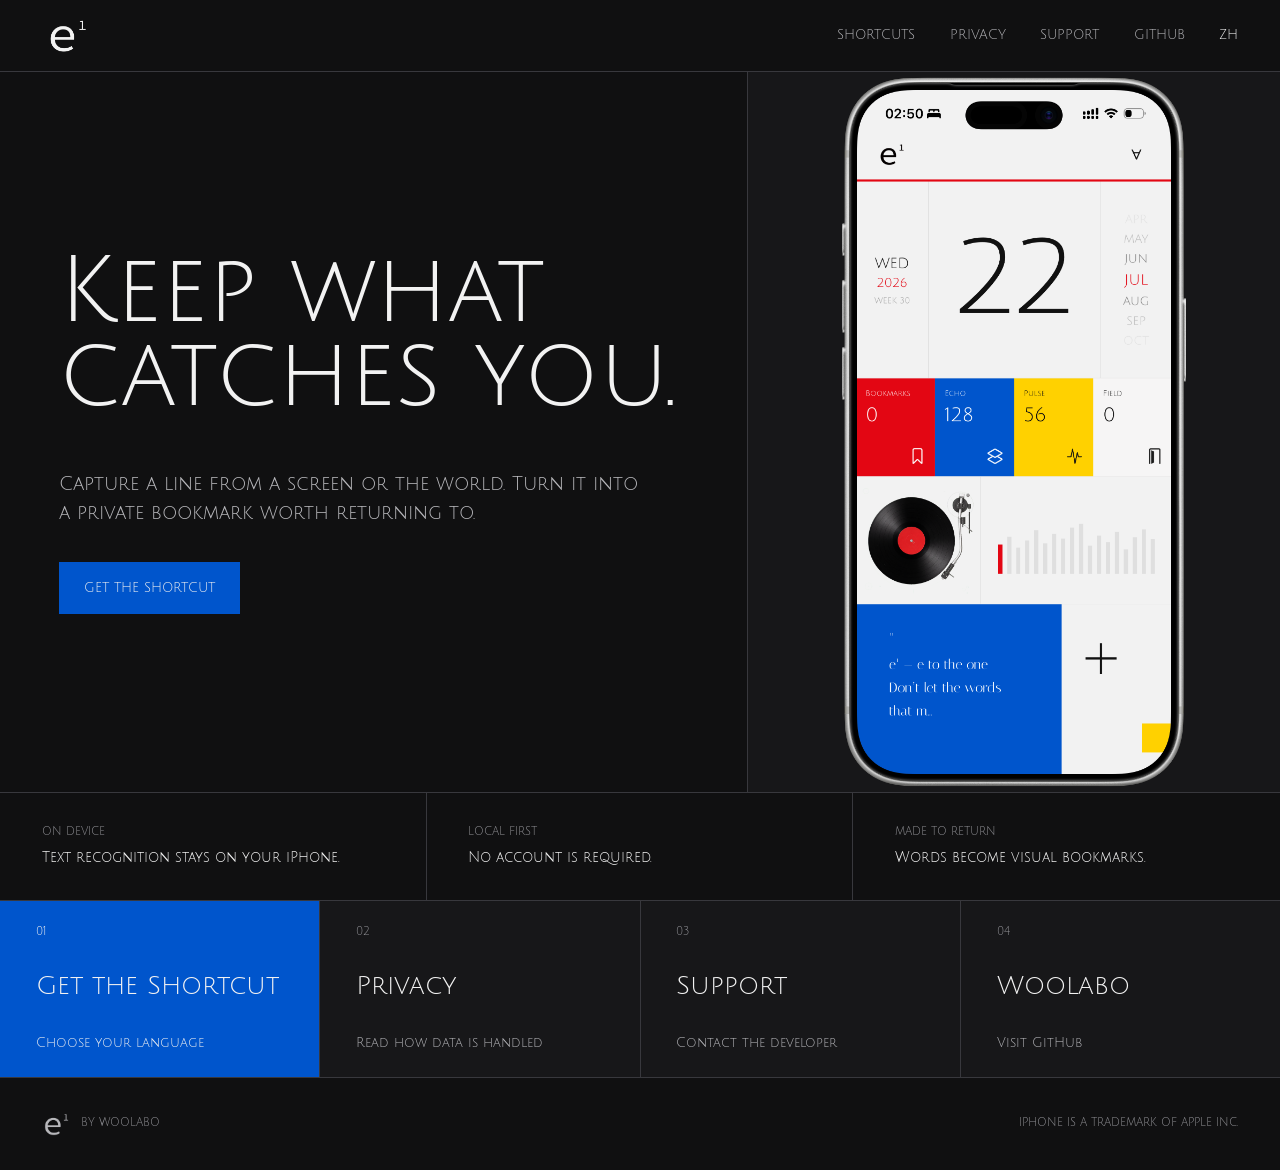
<file: index.html>
<!doctype html>
<html lang="en">
<head>
  <meta charset="utf-8">
  <meta name="viewport" content="width=device-width, initial-scale=1">
  <meta name="theme-color" content="#101011">
  <meta name="description" content="e¹ captures words from screens and the world, then turns them into bookmarks worth returning to.">
  <title>e¹ - Keep what catches you</title>
  <link rel="icon" type="image/png" sizes="120x120" href="/assets/app-icon-current.png">
  <link rel="apple-touch-icon" href="/assets/app-icon-current.png">
  <link rel="preload" href="/assets/fonts/JuliusSansOne-Regular.ttf" as="font" type="font/ttf" crossorigin>
  <link rel="preload" href="/assets/app-home.png" as="image">
  <link rel="stylesheet" href="/styles.css?v=20260722-2">
  <script src="/site-config.js" defer></script>
  <script src="/i18n.js" defer></script>
</head>
<body class="home-page">
  <header class="site-header">
    <a class="brand-mark" href="/" aria-label="e¹ home" aria-current="page">
      <span class="brand-symbol" aria-hidden="true"></span>
    </a>
    <nav class="site-nav" aria-label="Primary navigation" data-i18n-aria-label="nav.label">
      <a href="/shortcuts/" data-i18n="nav.shortcuts">Shortcuts</a>
      <a href="/privacy-policy/" data-i18n="nav.privacy">Privacy</a>
      <a href="/support/" data-i18n="nav.support">Support</a>
      <a class="nav-external" href="https://github.com/woolabo" rel="noreferrer">GitHub</a>
      <button class="language-toggle" type="button" data-language-toggle aria-label="切换至中文">ZH</button>
    </nav>
  </header>

  <main class="home-main">
    <section class="home-hero" aria-labelledby="hero-title">
      <div class="hero-copy">
        <h1 id="hero-title" data-i18n-html="home.title">Keep what<br>catches you.</h1>
        <p class="hero-description" data-i18n="home.description">Capture a line from a screen or the world. Turn it into a private bookmark worth returning to.</p>
        <a class="primary-cta" href="/shortcuts/" data-i18n="home.cta">Get the Shortcut</a>
      </div>

      <figure class="device-stage" aria-label="e¹ app on iPhone">
        <div class="iphone" aria-hidden="true">
          <img class="iphone-hardware" src="/assets/apple/iphone-17-pro-silver-portrait.png" alt="" draggable="false">
          <div class="iphone-screen-mask">
            <img id="app-screen" src="/assets/app-home.png" alt="" draggable="false">
          </div>
        </div>
      </figure>
    </section>

    <section class="principle-strip" aria-label="Product principles">
      <div class="principle">
        <span class="principle-label" data-i18n="home.deviceLabel">On device</span>
        <span class="principle-value" data-i18n="home.deviceValue">Text recognition stays on your iPhone.</span>
      </div>
      <div class="principle">
        <span class="principle-label" data-i18n="home.localLabel">Local first</span>
        <span class="principle-value" data-i18n="home.localValue">No account is required.</span>
      </div>
      <div class="principle">
        <span class="principle-label" data-i18n="home.returnLabel">Made to return</span>
        <span class="principle-value" data-i18n="home.returnValue">Words become visual bookmarks.</span>
      </div>
    </section>

    <nav class="home-link-grid" aria-label="Explore e¹">
      <a class="home-link home-link-primary" href="/shortcuts/">
        <span class="home-link-index">01</span>
        <strong data-i18n="home.shortcutTitle">Get the Shortcut</strong>
        <span data-i18n="home.shortcutNote">Choose your language</span>
      </a>
      <a class="home-link" href="/privacy-policy/">
        <span class="home-link-index">02</span>
        <strong data-i18n="home.privacyTitle">Privacy</strong>
        <span data-i18n="home.privacyNote">Read how data is handled</span>
      </a>
      <a class="home-link" href="/support/">
        <span class="home-link-index">03</span>
        <strong data-i18n="home.supportTitle">Support</strong>
        <span data-i18n="home.supportNote">Contact the developer</span>
      </a>
      <a class="home-link" href="https://github.com/woolabo" rel="noreferrer">
        <span class="home-link-index">04</span>
        <strong>Woolabo</strong>
        <span data-i18n="home.githubNote">Visit GitHub</span>
      </a>
    </nav>
  </main>

  <footer class="site-footer">
    <span class="footer-brand"><span class="brand-symbol footer-brand-symbol" aria-hidden="true"></span><span data-i18n="footer.by">by Woolabo</span></span>
    <span data-i18n="footer.trademark">iPhone is a trademark of Apple Inc.</span>
  </footer>
</body>
</html>
</file>
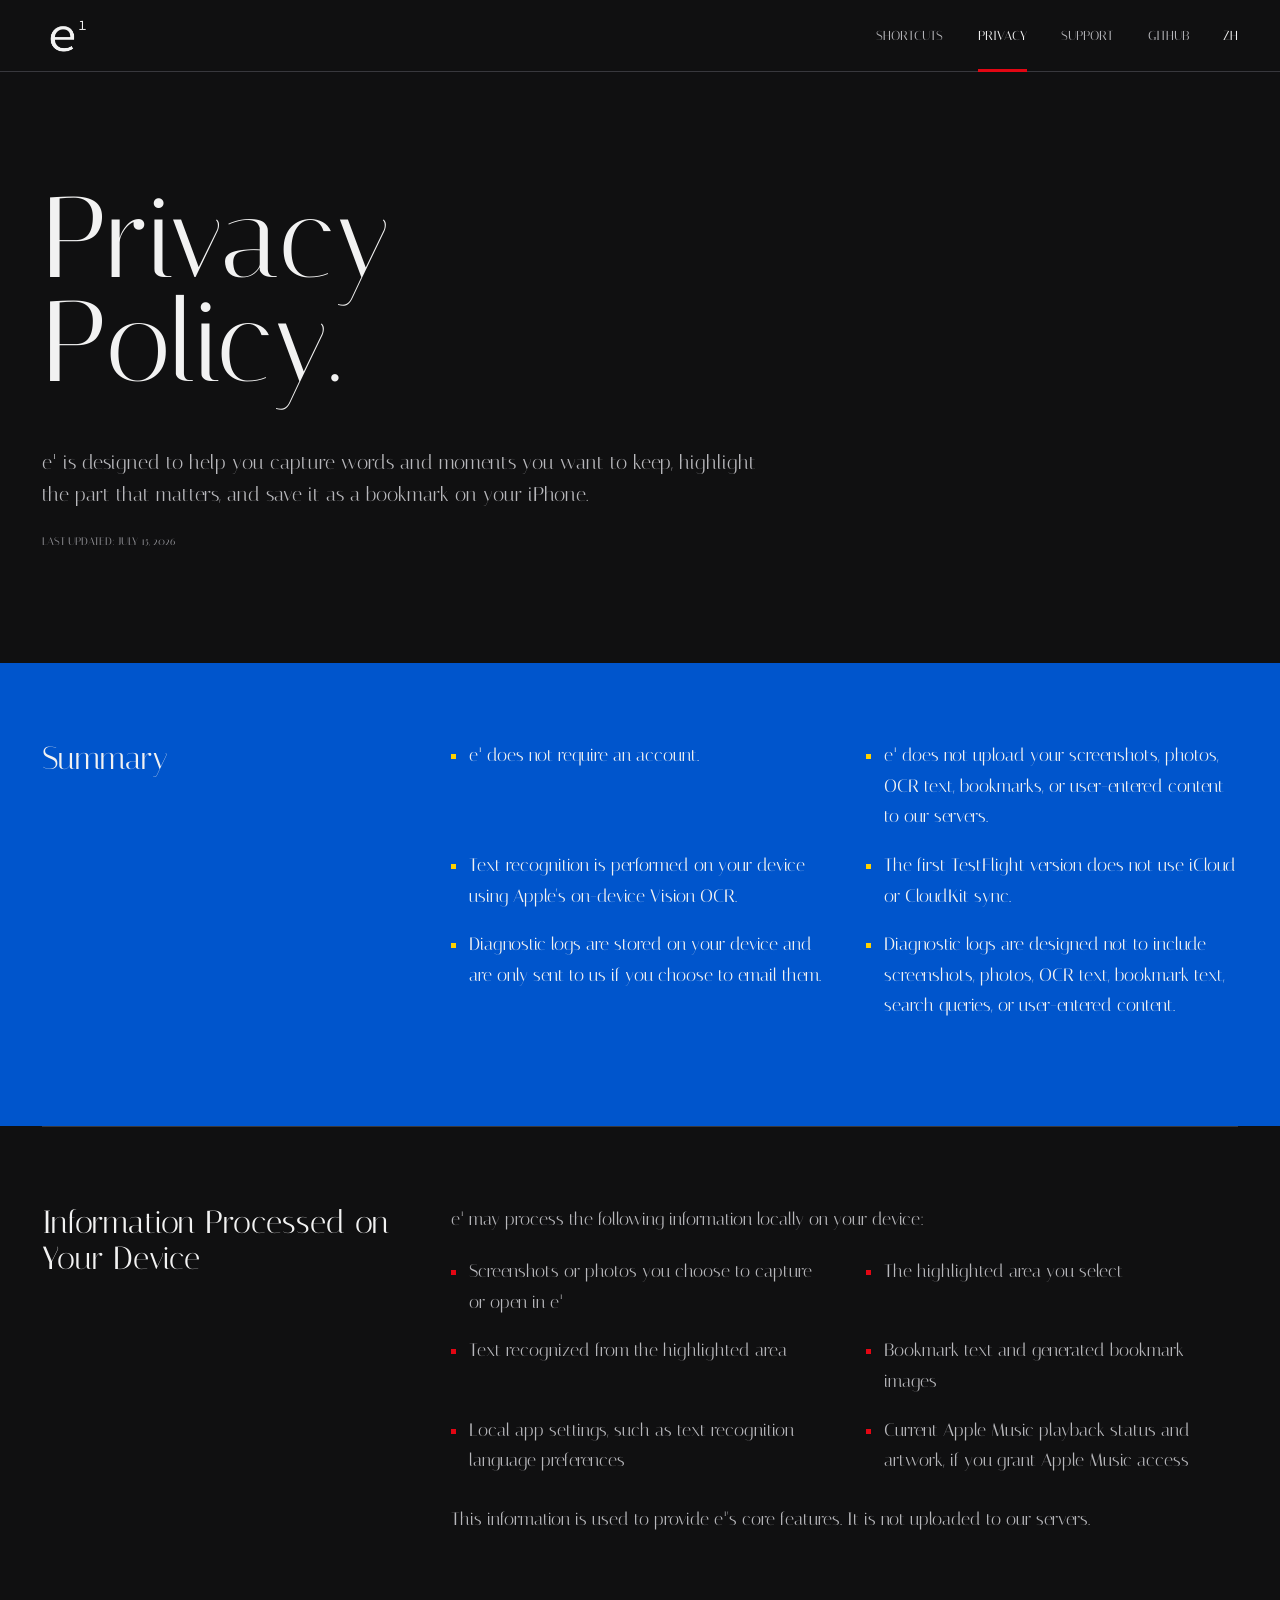
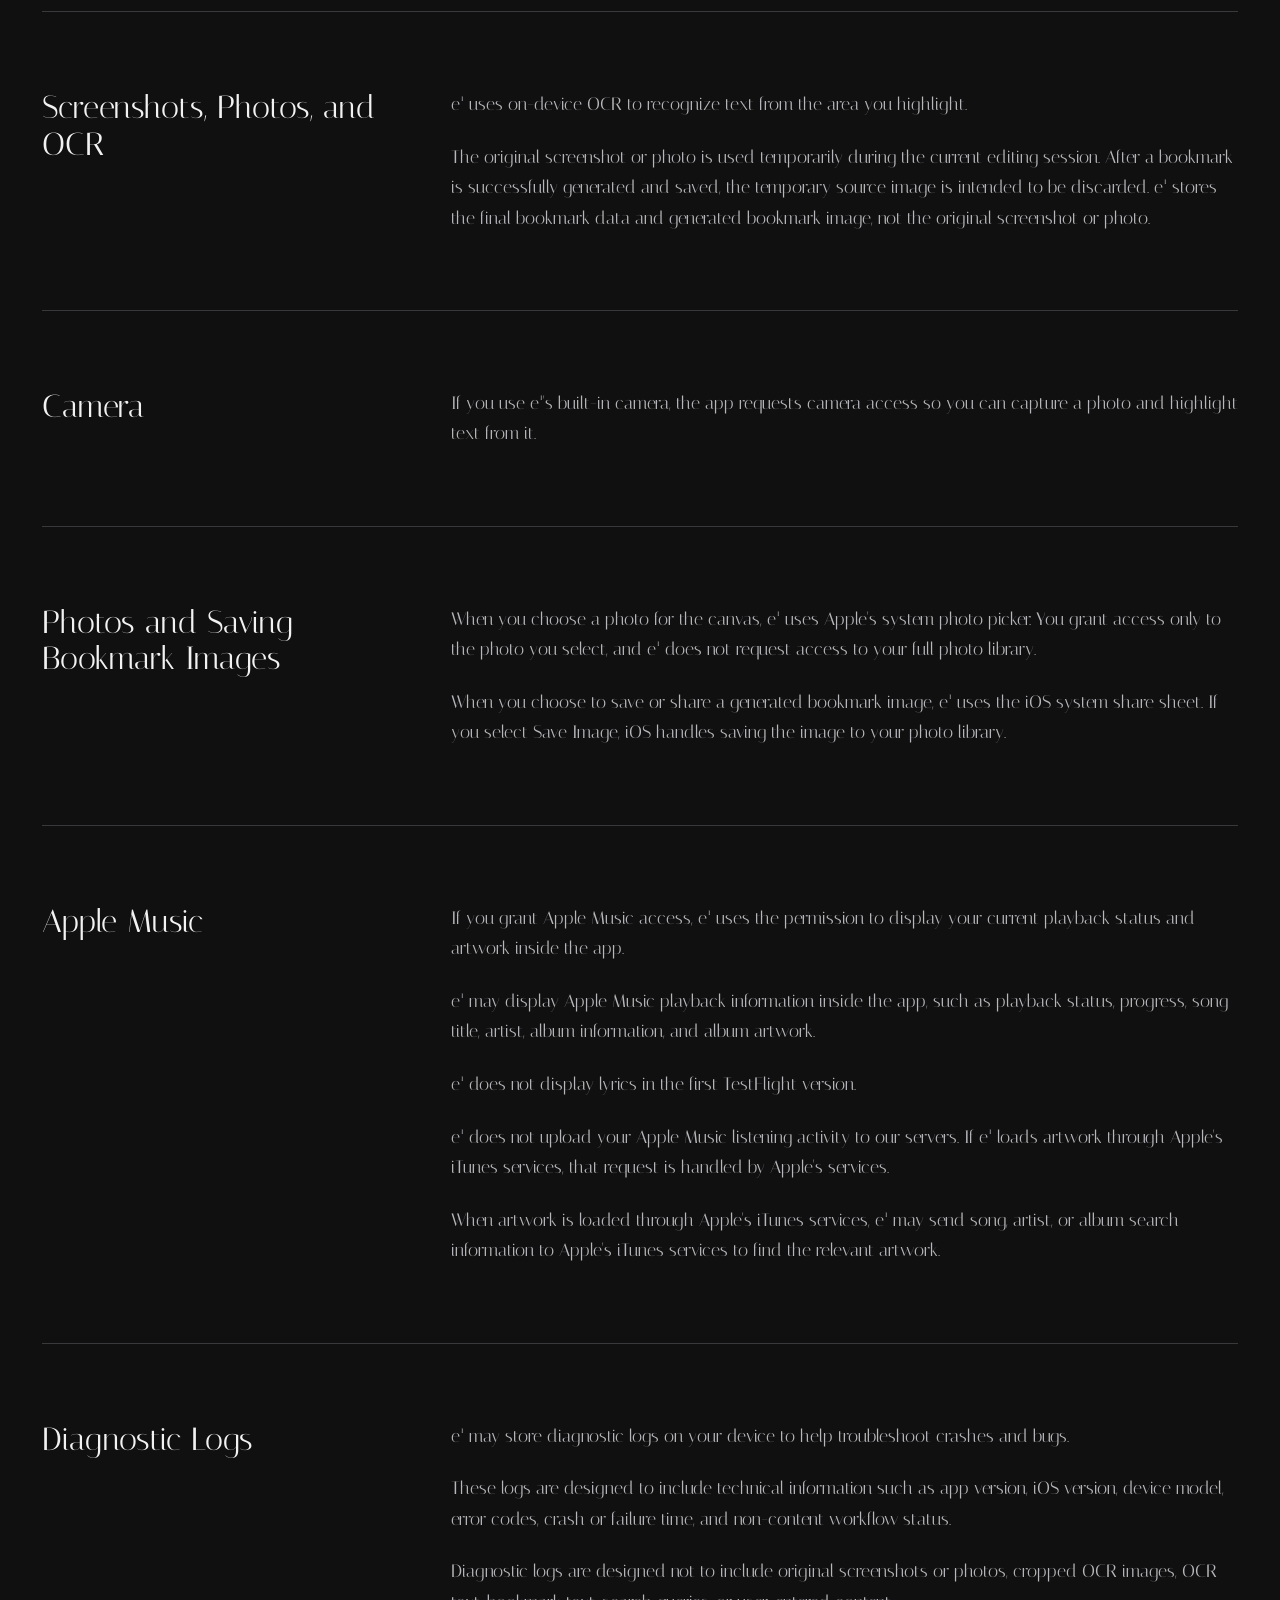
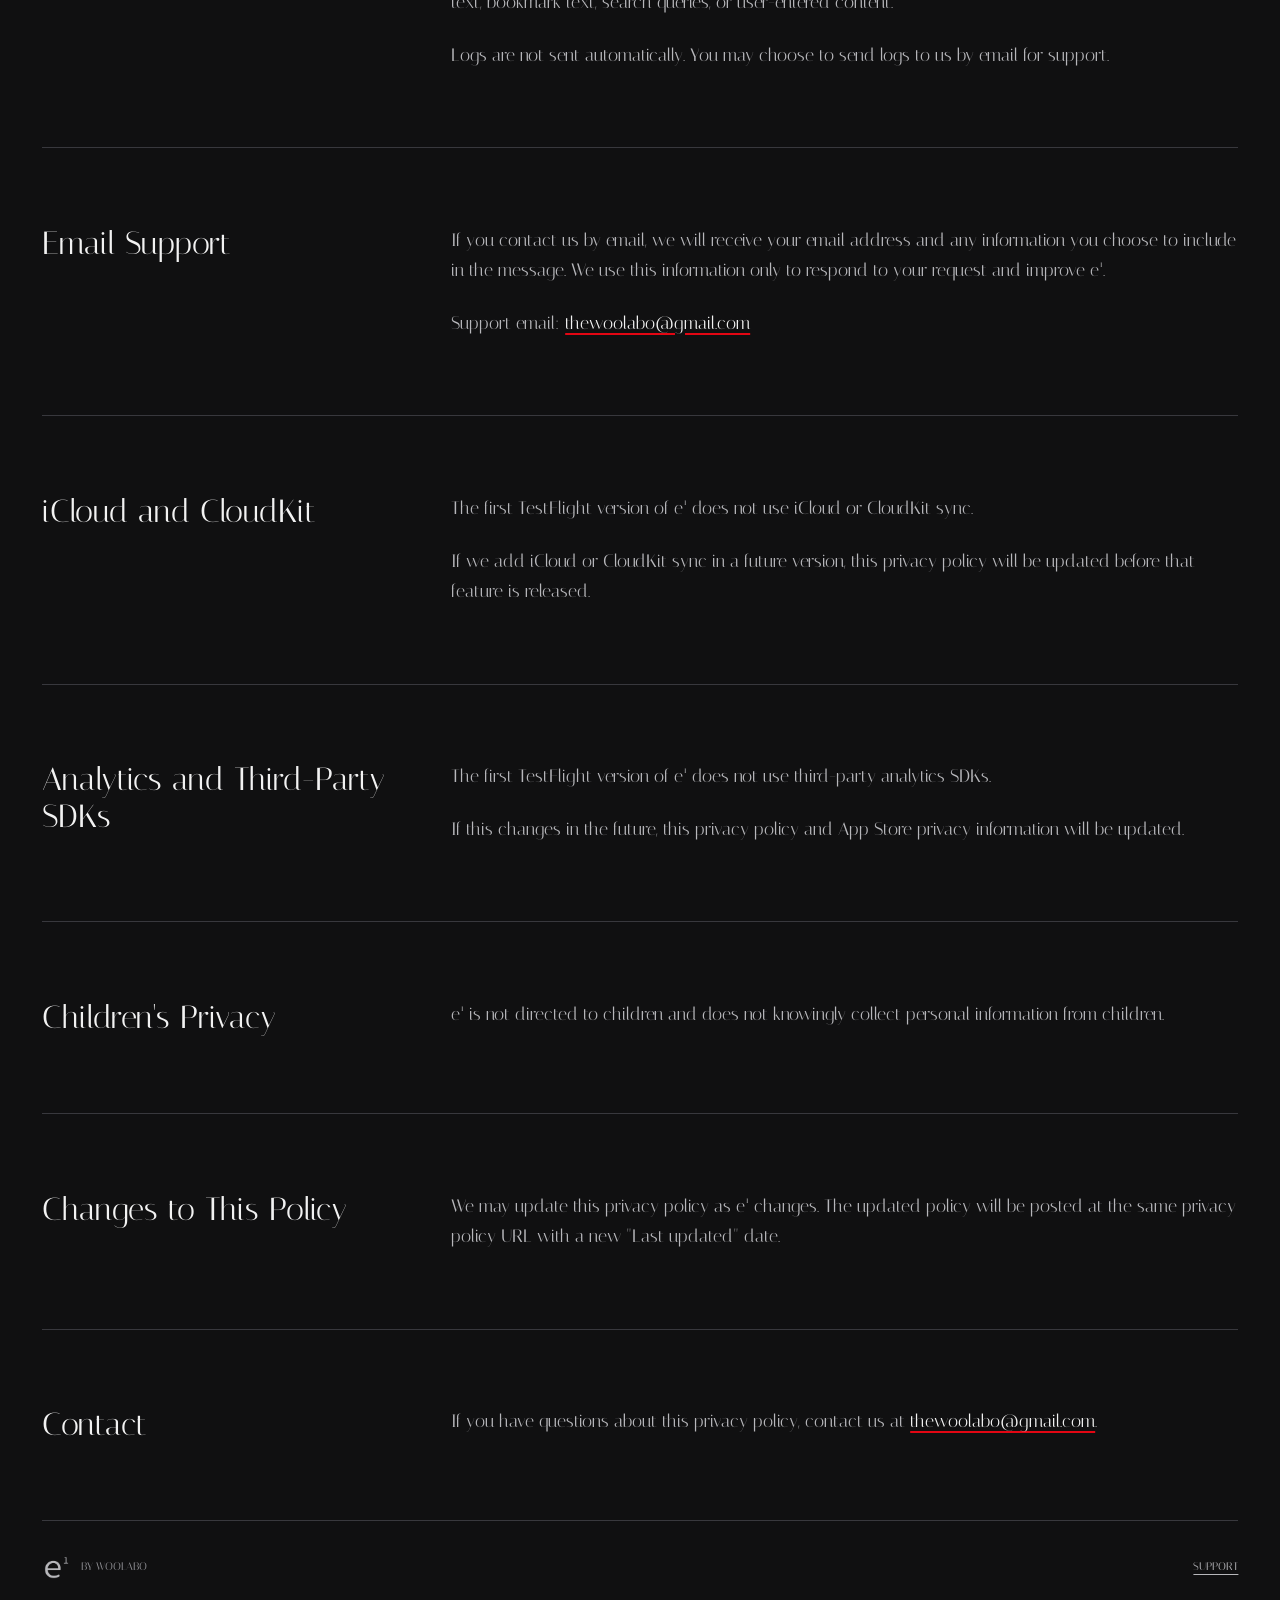
<file: privacy-policy/index.html>
<!doctype html>
<html lang="en">
<head>
  <meta charset="utf-8">
  <meta name="viewport" content="width=device-width, initial-scale=1">
  <meta name="theme-color" content="#101011">
  <meta name="description" content="Privacy Policy for the e¹ iPhone app.">
  <title>e¹ Privacy Policy</title>
  <link rel="icon" type="image/png" sizes="120x120" href="/assets/app-icon-current.png">
  <link rel="apple-touch-icon" href="/assets/app-icon-current.png">
  <link rel="preload" href="/assets/fonts/JuliusSansOne-Regular.ttf" as="font" type="font/ttf" crossorigin>
  <link rel="stylesheet" href="/styles.css?v=20260722-2">
  <script src="/i18n.js" defer></script>
</head>
<body class="legal-page">
  <header class="site-header">
    <a class="brand-mark" href="/" aria-label="e¹ home">
      <span class="brand-symbol" aria-hidden="true"></span>
    </a>
    <nav class="site-nav" aria-label="Primary navigation" data-i18n-aria-label="nav.label">
      <a href="/shortcuts/" data-i18n="nav.shortcuts">Shortcuts</a>
      <a href="/privacy-policy/" aria-current="page" data-i18n="nav.privacy">Privacy</a>
      <a href="/support/" data-i18n="nav.support">Support</a>
      <a class="nav-external" href="https://github.com/woolabo" rel="noreferrer">GitHub</a>
      <button class="language-toggle" type="button" data-language-toggle aria-label="切换至中文">ZH</button>
    </nav>
  </header>

  <main class="legal-main">
    <header class="document-hero">
      <h1 data-i18n-html="privacy.title">Privacy<br>Policy.</h1>
      <div class="document-intro">
        <p data-i18n="privacy.intro">e¹ is designed to help you capture words and moments you want to keep, highlight the part that matters, and save it as a bookmark on your iPhone.</p>
        <span data-i18n="privacy.updated">Last updated: July 15, 2026</span>
      </div>
    </header>

    <article class="legal-document">
      <section class="legal-section legal-summary">
        <h2 data-i18n="privacy.summary.title">Summary</h2>
        <div class="legal-copy">
          <ul>
            <li data-i18n="privacy.summary.account">e¹ does not require an account.</li>
            <li data-i18n="privacy.summary.upload">e¹ does not upload your screenshots, photos, OCR text, bookmarks, or user-entered content to our servers.</li>
            <li data-i18n="privacy.summary.ocr">Text recognition is performed on your device using Apple's on-device Vision OCR.</li>
            <li data-i18n="privacy.summary.icloud">The first TestFlight version does not use iCloud or CloudKit sync.</li>
            <li data-i18n="privacy.summary.logs">Diagnostic logs are stored on your device and are only sent to us if you choose to email them.</li>
            <li data-i18n="privacy.summary.logContent">Diagnostic logs are designed not to include screenshots, photos, OCR text, bookmark text, search queries, or user-entered content.</li>
          </ul>
        </div>
      </section>

      <section class="legal-section">
        <h2 data-i18n="privacy.device.title">Information Processed on Your Device</h2>
        <div class="legal-copy">
          <p data-i18n="privacy.device.intro">e¹ may process the following information locally on your device:</p>
          <ul>
            <li data-i18n="privacy.device.item1">Screenshots or photos you choose to capture or open in e¹</li>
            <li data-i18n="privacy.device.item2">The highlighted area you select</li>
            <li data-i18n="privacy.device.item3">Text recognized from the highlighted area</li>
            <li data-i18n="privacy.device.item4">Bookmark text and generated bookmark images</li>
            <li data-i18n="privacy.device.item5">Local app settings, such as text recognition language preferences</li>
            <li data-i18n="privacy.device.item6">Current Apple Music playback status and artwork, if you grant Apple Music access</li>
          </ul>
          <p data-i18n="privacy.device.outro">This information is used to provide e¹'s core features. It is not uploaded to our servers.</p>
        </div>
      </section>

      <section class="legal-section">
        <h2 data-i18n="privacy.ocr.title">Screenshots, Photos, and OCR</h2>
        <div class="legal-copy">
          <p data-i18n="privacy.ocr.p1">e¹ uses on-device OCR to recognize text from the area you highlight.</p>
          <p data-i18n="privacy.ocr.p2">The original screenshot or photo is used temporarily during the current editing session. After a bookmark is successfully generated and saved, the temporary source image is intended to be discarded. e¹ stores the final bookmark data and generated bookmark image, not the original screenshot or photo.</p>
        </div>
      </section>

      <section class="legal-section">
        <h2 data-i18n="privacy.camera.title">Camera</h2>
        <div class="legal-copy">
          <p data-i18n="privacy.camera.p1">If you use e¹'s built-in camera, the app requests camera access so you can capture a photo and highlight text from it.</p>
        </div>
      </section>

      <section class="legal-section">
        <h2 data-i18n="privacy.photos.title">Photos and Saving Bookmark Images</h2>
        <div class="legal-copy">
          <p data-i18n="privacy.photos.p1">When you choose a photo for the canvas, e¹ uses Apple's system photo picker. You grant access only to the photo you select, and e¹ does not request access to your full photo library.</p>
          <p data-i18n="privacy.photos.p2">When you choose to save or share a generated bookmark image, e¹ uses the iOS system share sheet. If you select Save Image, iOS handles saving the image to your photo library.</p>
        </div>
      </section>

      <section class="legal-section">
        <h2>Apple Music</h2>
        <div class="legal-copy">
          <p data-i18n="privacy.music.p1">If you grant Apple Music access, e¹ uses the permission to display your current playback status and artwork inside the app.</p>
          <p data-i18n="privacy.music.p2">e¹ may display Apple Music playback information inside the app, such as playback status, progress, song title, artist, album information, and album artwork.</p>
          <p data-i18n="privacy.music.p3">e¹ does not display lyrics in the first TestFlight version.</p>
          <p data-i18n="privacy.music.p4">e¹ does not upload your Apple Music listening activity to our servers. If e¹ loads artwork through Apple's iTunes services, that request is handled by Apple's services.</p>
          <p data-i18n="privacy.music.p5">When artwork is loaded through Apple's iTunes services, e¹ may send song, artist, or album search information to Apple's iTunes services to find the relevant artwork.</p>
        </div>
      </section>

      <section class="legal-section">
        <h2 data-i18n="privacy.logs.title">Diagnostic Logs</h2>
        <div class="legal-copy">
          <p data-i18n="privacy.logs.p1">e¹ may store diagnostic logs on your device to help troubleshoot crashes and bugs.</p>
          <p data-i18n="privacy.logs.p2">These logs are designed to include technical information such as app version, iOS version, device model, error codes, crash or failure time, and non-content workflow status.</p>
          <p data-i18n="privacy.logs.p3">Diagnostic logs are designed not to include original screenshots or photos, cropped OCR images, OCR text, bookmark text, search queries, or user-entered content.</p>
          <p data-i18n="privacy.logs.p4">Logs are not sent automatically. You may choose to send logs to us by email for support.</p>
        </div>
      </section>

      <section class="legal-section">
        <h2 data-i18n="privacy.email.title">Email Support</h2>
        <div class="legal-copy">
          <p data-i18n="privacy.email.p1">If you contact us by email, we will receive your email address and any information you choose to include in the message. We use this information only to respond to your request and improve e¹.</p>
          <p><span data-i18n="privacy.email.label">Support email:</span> <a href="mailto:thewoolabo@gmail.com">thewoolabo@gmail.com</a></p>
        </div>
      </section>

      <section class="legal-section">
        <h2 data-i18n="privacy.icloud.title">iCloud and CloudKit</h2>
        <div class="legal-copy">
          <p data-i18n="privacy.icloud.p1">The first TestFlight version of e¹ does not use iCloud or CloudKit sync.</p>
          <p data-i18n="privacy.icloud.p2">If we add iCloud or CloudKit sync in a future version, this privacy policy will be updated before that feature is released.</p>
        </div>
      </section>

      <section class="legal-section">
        <h2 data-i18n="privacy.analytics.title">Analytics and Third-Party SDKs</h2>
        <div class="legal-copy">
          <p data-i18n="privacy.analytics.p1">The first TestFlight version of e¹ does not use third-party analytics SDKs.</p>
          <p data-i18n="privacy.analytics.p2">If this changes in the future, this privacy policy and App Store privacy information will be updated.</p>
        </div>
      </section>

      <section class="legal-section">
        <h2 data-i18n="privacy.children.title">Children's Privacy</h2>
        <div class="legal-copy">
          <p data-i18n="privacy.children.p1">e¹ is not directed to children and does not knowingly collect personal information from children.</p>
        </div>
      </section>

      <section class="legal-section">
        <h2 data-i18n="privacy.changes.title">Changes to This Policy</h2>
        <div class="legal-copy">
          <p data-i18n="privacy.changes.p1">We may update this privacy policy as e¹ changes. The updated policy will be posted at the same privacy policy URL with a new "Last updated" date.</p>
        </div>
      </section>

      <section class="legal-section">
        <h2 data-i18n="privacy.contact.title">Contact</h2>
        <div class="legal-copy">
          <p><span data-i18n="privacy.contact.p1">If you have questions about this privacy policy, contact us at</span> <a href="mailto:thewoolabo@gmail.com">thewoolabo@gmail.com</a>.</p>
        </div>
      </section>
    </article>
  </main>

  <footer class="site-footer">
    <span class="footer-brand"><span class="brand-symbol footer-brand-symbol" aria-hidden="true"></span><span data-i18n="footer.by">by Woolabo</span></span>
    <a href="/support/" data-i18n="nav.support">Support</a>
  </footer>
</body>
</html>
</file>
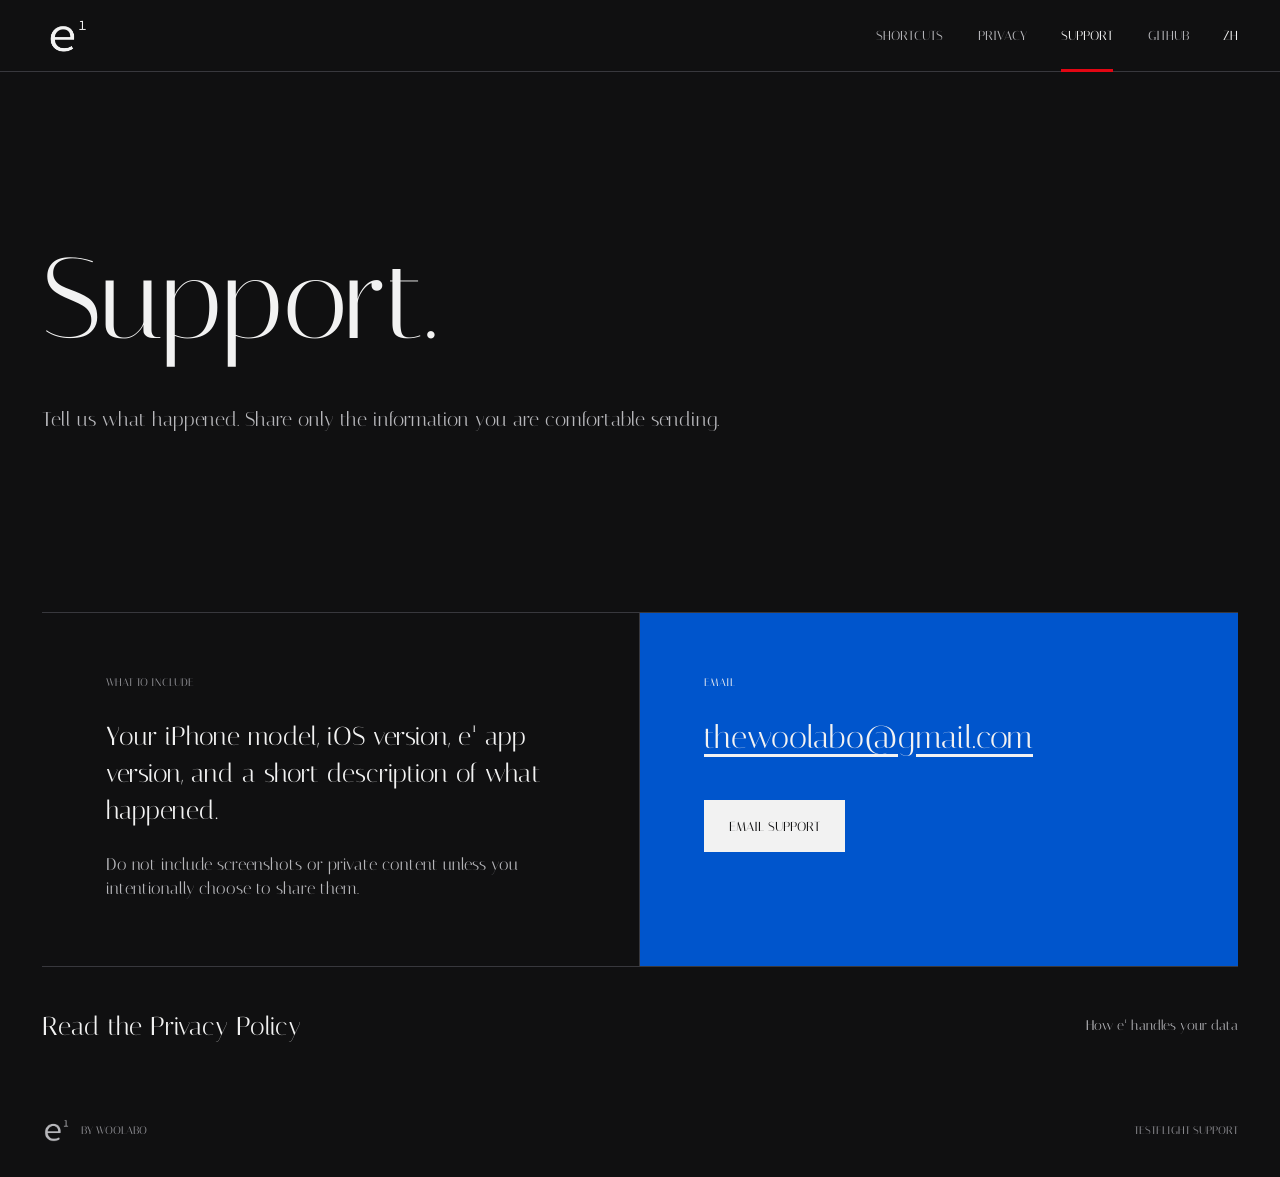
<file: support/index.html>
<!doctype html>
<html lang="en">
<head>
  <meta charset="utf-8">
  <meta name="viewport" content="width=device-width, initial-scale=1">
  <meta name="theme-color" content="#101011">
  <meta name="description" content="Support for the e¹ iPhone app.">
  <title>e¹ Support</title>
  <link rel="icon" type="image/png" sizes="120x120" href="/assets/app-icon-current.png">
  <link rel="apple-touch-icon" href="/assets/app-icon-current.png">
  <link rel="preload" href="/assets/fonts/JuliusSansOne-Regular.ttf" as="font" type="font/ttf" crossorigin>
  <link rel="stylesheet" href="/styles.css?v=20260722-3">
  <script src="/i18n.js" defer></script>
</head>
<body class="support-page">
  <header class="site-header">
    <a class="brand-mark" href="/" aria-label="e¹ home">
      <span class="brand-symbol" aria-hidden="true"></span>
    </a>
    <nav class="site-nav" aria-label="Primary navigation" data-i18n-aria-label="nav.label">
      <a href="/shortcuts/" data-i18n="nav.shortcuts">Shortcuts</a>
      <a href="/privacy-policy/" data-i18n="nav.privacy">Privacy</a>
      <a href="/support/" aria-current="page" data-i18n="nav.support">Support</a>
      <a class="nav-external" href="https://github.com/woolabo" rel="noreferrer">GitHub</a>
      <button class="language-toggle" type="button" data-language-toggle aria-label="切换至中文">ZH</button>
    </nav>
  </header>

  <main class="support-main">
    <section class="support-hero" aria-labelledby="support-title">
      <h1 id="support-title" data-i18n="support.title">Support.</h1>
      <p data-i18n="support.description">Tell us what happened. Share only the information you are comfortable sending.</p>
    </section>

    <section class="support-contact" aria-label="Contact support">
      <div class="support-guidance">
        <span class="section-label" data-i18n="support.includeLabel">What to include</span>
        <p data-i18n="support.includeValue">Your iPhone model, iOS version, e¹ app version, and a short description of what happened.</p>
        <p class="support-privacy-note" data-i18n="support.privacyNote">Do not include screenshots or private content unless you intentionally choose to share them.</p>
      </div>
      <div class="support-channel">
        <span class="section-label" data-i18n="support.emailLabel">Email</span>
        <a class="support-email" href="mailto:thewoolabo@gmail.com">thewoolabo@gmail.com</a>
        <a class="primary-cta" href="mailto:thewoolabo@gmail.com" data-i18n="support.emailAction">Email support</a>
      </div>
    </section>

    <a class="support-policy-link" href="/privacy-policy/">
      <span data-i18n="support.policyTitle">Read the Privacy Policy</span>
      <span data-i18n="support.policyNote">How e¹ handles your data</span>
    </a>
  </main>

  <footer class="site-footer">
    <span class="footer-brand"><span class="brand-symbol footer-brand-symbol" aria-hidden="true"></span><span data-i18n="footer.by">by Woolabo</span></span>
    <span data-i18n="support.footer">TestFlight support</span>
  </footer>
</body>
</html>
</file>
<file: styles.css>
@font-face {
  font-family: "Julius Sans One";
  src: url("/assets/fonts/JuliusSansOne-Regular.ttf") format("truetype");
  font-display: swap;
  font-style: normal;
  font-weight: 400;
}

@font-face {
  font-family: "Italiana";
  src: url("/assets/fonts/Italiana-Regular.ttf") format("truetype");
  font-display: swap;
  font-style: normal;
  font-weight: 400;
}

@font-face {
  font-family: "SkyHeart Clear Serif SC";
  src: url("/assets/fonts/SkyHeartClearSerifSC-Regular.ttf") format("truetype");
  font-display: swap;
  font-style: normal;
  font-weight: 400;
}

@font-face {
  font-family: "Zen Kurenaido";
  src: url("/assets/fonts/ZenKurenaido-Regular.ttf") format("truetype");
  font-display: swap;
  font-style: normal;
  font-weight: 400;
}

@font-face {
  font-family: "Gothic A1";
  src: url("/assets/fonts/GothicA1-Regular.ttf") format("truetype");
  font-display: swap;
  font-style: normal;
  font-weight: 400;
}

@font-face {
  font-family: "Baloo Bhaijaan 2";
  src: url("/assets/fonts/BalooBhaijaan2-Regular.ttf") format("truetype");
  font-display: swap;
  font-style: normal;
  font-weight: 400;
}

:root {
  --background: #101011;
  --surface: #171719;
  --surface-strong: #202023;
  --ink: #f2f2f2;
  --muted: #b7b7bb;
  --quiet: #929297;
  --line: #38383d;
  --red: #e30613;
  --blue: #0055cc;
  --blue-active: #1268e4;
  --yellow: #ffd100;
  --header-height: 72px;
  color-scheme: dark;
  font-family: "Julius Sans One", "Helvetica Neue", Arial, sans-serif;
  font-synthesis: none;
}

* {
  box-sizing: border-box;
}

html {
  min-width: 320px;
  background: var(--background);
  color: var(--ink);
}

body {
  min-width: 320px;
  min-height: 100dvh;
  margin: 0;
  overflow-x: hidden;
  background: var(--background);
  color: var(--ink);
  font-family: inherit;
  font-weight: 400;
  letter-spacing: 0;
}

body.legal-page,
body.support-page {
  font-family: "Italiana", Georgia, serif;
}

html[data-lang="zh"] body {
  font-family: "SkyHeart Clear Serif SC", "Songti SC", serif;
}

a {
  color: inherit;
}

a:focus-visible {
  outline: 2px solid var(--yellow);
  outline-offset: 4px;
}

img {
  max-width: 100%;
}

.site-header {
  position: sticky;
  top: 0;
  z-index: 10;
  height: var(--header-height);
  display: flex;
  align-items: center;
  justify-content: space-between;
  gap: 28px;
  padding: 0 clamp(24px, 3.25vw, 52px);
  border-bottom: 1px solid var(--line);
  background: var(--background);
}

.brand-mark {
  flex: 0 0 auto;
  display: grid;
  width: 52px;
  height: 48px;
  place-items: center;
  color: var(--ink);
  text-decoration: none;
}

.brand-symbol {
  display: block;
  width: 44px;
  height: 40px;
  background: currentColor;
  -webkit-mask-image: url("/assets/brand/e1-mark.png");
  -webkit-mask-position: center;
  -webkit-mask-repeat: no-repeat;
  -webkit-mask-size: contain;
  mask-image: url("/assets/brand/e1-mark.png");
  mask-position: center;
  mask-repeat: no-repeat;
  mask-size: contain;
  transition: color 180ms ease;
}

.brand-mark:hover .brand-symbol,
.brand-mark:focus-visible .brand-symbol {
  color: var(--red);
}

.site-nav {
  min-width: 0;
  display: flex;
  align-items: stretch;
  align-self: stretch;
  gap: clamp(22px, 2.7vw, 44px);
  white-space: nowrap;
}

.site-nav a,
.language-toggle {
  position: relative;
  display: flex;
  align-items: center;
  color: var(--muted);
  font-size: 13px;
  line-height: 1;
  text-decoration: none;
  text-transform: uppercase;
  transition: color 160ms ease;
}

.language-toggle {
  appearance: none;
  padding: 0;
  border: 0;
  color: var(--ink);
  background: transparent;
  cursor: pointer;
  font-family: inherit;
}

.site-nav a:hover,
.site-nav a:focus-visible,
.site-nav a[aria-current="page"],
.language-toggle:hover,
.language-toggle:focus-visible {
  color: var(--ink);
}

.site-nav a[aria-current="page"]::after {
  position: absolute;
  right: 0;
  bottom: -1px;
  left: 0;
  height: 3px;
  background: var(--red);
  content: "";
}

.home-main {
  min-height: calc(100dvh - var(--header-height));
}

.home-hero {
  min-height: calc(100dvh - var(--header-height) - 108px);
  display: grid;
  grid-template-columns: repeat(12, minmax(0, 1fr));
  overflow: hidden;
  border-bottom: 1px solid var(--line);
}

.hero-copy {
  min-width: 0;
  grid-column: 1 / span 7;
  align-self: center;
  padding: clamp(54px, 7vw, 108px) clamp(30px, 4.6vw, 76px);
}

.hero-copy h1 {
  max-width: 850px;
  margin: 0;
  font-size: clamp(64px, 7.2vw, 116px);
  font-weight: 400;
  line-height: 0.91;
  letter-spacing: 0;
}

.hero-description {
  max-width: 590px;
  margin: clamp(34px, 4vw, 58px) 0 0;
  color: var(--muted);
  font-size: clamp(18px, 1.5vw, 23px);
  line-height: 1.55;
}

.primary-cta {
  min-height: 52px;
  display: inline-flex;
  align-items: center;
  justify-content: center;
  margin-top: 34px;
  padding: 0 24px;
  border: 1px solid var(--blue);
  color: var(--ink);
  background: var(--blue);
  font-size: 13px;
  line-height: 1;
  text-decoration: none;
  text-transform: uppercase;
  transition: background-color 160ms ease, border-color 160ms ease, transform 120ms ease;
}

.primary-cta:hover,
.primary-cta:focus-visible {
  border-color: var(--blue-active);
  background: var(--blue-active);
}

.primary-cta:active {
  transform: translateY(1px) scale(0.985);
}

.device-stage {
  position: relative;
  min-width: 0;
  min-height: 620px;
  grid-column: 8 / -1;
  display: grid;
  place-items: center;
  margin: 0;
  overflow: hidden;
  border-left: 1px solid var(--line);
  background: var(--surface);
}

.iphone {
  position: relative;
  z-index: 1;
  height: min(calc(100dvh - var(--header-height) - 52px), 720px);
  min-height: 480px;
  aspect-ratio: 1350 / 2760;
}

.iphone-hardware {
  position: absolute;
  inset: 0;
  display: block;
  width: 100%;
  height: 100%;
  object-fit: contain;
  user-select: none;
}

.iphone-screen-mask {
  position: absolute;
  top: 2.5%;
  left: 5.333333%;
  width: 89.333333%;
  height: 95%;
  overflow: hidden;
  -webkit-mask-image: url("/assets/apple/iphone-17-pro-screen-mask.png");
  -webkit-mask-position: center;
  -webkit-mask-repeat: no-repeat;
  -webkit-mask-size: 100% 100%;
  mask-image: url("/assets/apple/iphone-17-pro-screen-mask.png");
  mask-position: center;
  mask-repeat: no-repeat;
  mask-size: 100% 100%;
}

.iphone-screen-mask img {
  display: block;
  width: 100%;
  height: 100%;
  object-fit: cover;
  object-position: center;
  user-select: none;
}

.principle-strip {
  min-height: 108px;
  display: grid;
  grid-template-columns: repeat(3, minmax(0, 1fr));
  border-bottom: 1px solid var(--line);
}

.principle {
  min-width: 0;
  display: grid;
  align-content: center;
  gap: 10px;
  padding: 22px clamp(24px, 3.25vw, 52px);
  border-right: 1px solid var(--line);
}

.principle:last-child {
  border-right: 0;
}

.principle-label,
.section-label,
.shortcut-count,
.home-link-index {
  color: var(--quiet);
  font-size: 11px;
  line-height: 1;
  text-transform: uppercase;
}

.principle-value {
  color: var(--ink);
  font-size: clamp(14px, 1.1vw, 17px);
  line-height: 1.35;
}

.home-link-grid {
  display: grid;
  grid-template-columns: repeat(4, minmax(0, 1fr));
  background: var(--line);
  gap: 1px;
  border-bottom: 1px solid var(--line);
}

.home-link {
  min-width: 0;
  min-height: 176px;
  display: grid;
  grid-template-rows: auto 1fr auto;
  gap: 16px;
  padding: 26px clamp(22px, 2.8vw, 42px);
  color: var(--ink);
  background: var(--surface);
  text-decoration: none;
  transition: background-color 160ms ease, color 160ms ease, transform 120ms ease;
}

.home-link:hover,
.home-link:focus-visible {
  background: var(--surface-strong);
}

.home-link:active {
  transform: translateY(1px);
}

.home-link-primary,
.home-link-primary:hover,
.home-link-primary:focus-visible {
  background: var(--blue);
}

.home-link-primary .home-link-index {
  color: var(--ink);
}

.home-link strong {
  align-self: center;
  font-size: clamp(22px, 2vw, 32px);
  font-weight: 400;
  line-height: 1.05;
}

.home-link > span:last-child {
  color: var(--muted);
  font-size: 13px;
  line-height: 1.25;
}

.home-link-primary > span:last-child {
  color: var(--ink);
}

.site-footer {
  min-height: 92px;
  display: flex;
  align-items: center;
  justify-content: space-between;
  gap: 24px;
  padding: 24px clamp(24px, 3.25vw, 52px);
  color: var(--quiet);
  background: var(--background);
  font-size: 11px;
  line-height: 1.4;
  text-transform: uppercase;
}

.site-footer a {
  color: var(--muted);
  text-underline-offset: 4px;
}

.footer-brand {
  display: inline-flex;
  align-items: center;
  gap: 10px;
}

.footer-brand .footer-brand-symbol {
  width: 29px;
  height: 27px;
  color: var(--muted);
}

.shortcuts-main {
  min-height: calc(100dvh - var(--header-height));
}

.shortcuts-hero {
  min-height: clamp(300px, 39dvh, 410px);
  display: flex;
  align-items: flex-end;
  justify-content: space-between;
  gap: 48px;
  padding: clamp(48px, 6vw, 90px) clamp(24px, 3.25vw, 52px) clamp(38px, 4vw, 62px);
}

.shortcuts-heading h1 {
  margin: 0;
  font-size: clamp(66px, 7.4vw, 112px);
  font-weight: 400;
  line-height: 0.91;
}

.shortcuts-heading {
  min-width: 0;
}

.shortcuts-heading p {
  max-width: 540px;
  margin: 28px 0 0;
  color: var(--muted);
  font-size: clamp(16px, 1.35vw, 20px);
  line-height: 1.5;
}

.shortcut-count {
  display: block;
  margin-top: 18px;
}

.shortcut-app-icon {
  flex: 0 0 auto;
  width: clamp(82px, 8vw, 120px);
  height: auto;
}

.shortcut-grid {
  display: grid;
  grid-template-columns: repeat(12, minmax(0, 1fr));
  gap: 1px;
  border-top: 1px solid var(--line);
  border-bottom: 1px solid var(--line);
  background: var(--line);
}

.shortcut-card {
  min-width: 0;
  min-height: clamp(92px, 11dvh, 118px);
  grid-column: span 3;
  display: grid;
  grid-template-columns: minmax(0, 1fr) auto;
  grid-template-rows: auto 1fr auto;
  column-gap: 16px;
  padding: 18px clamp(18px, 2.2vw, 32px);
  color: var(--ink);
  background: var(--surface);
  text-decoration: none;
  transition: background-color 160ms ease, color 160ms ease, transform 120ms ease;
}

.shortcut-card:nth-child(n + 9) {
  grid-column: span 4;
}

.shortcut-card:hover,
.shortcut-card:focus-visible {
  background: var(--surface-strong);
}

.shortcut-card:active {
  transform: translateY(1px);
}

.shortcut-card.is-recommended,
.shortcut-card.is-recommended:hover,
.shortcut-card.is-recommended:focus-visible {
  background: var(--blue);
}

.shortcut-code {
  grid-column: 1;
  color: var(--quiet);
  font-size: 10px;
  line-height: 1;
}

.is-recommended .shortcut-code {
  color: var(--ink);
}

.shortcut-name {
  min-width: 0;
  grid-column: 1;
  align-self: center;
  overflow-wrap: anywhere;
  font-family: "Italiana", Georgia, serif;
  font-size: clamp(20px, 1.9vw, 28px);
  font-weight: 400;
  line-height: 1.08;
}

.shortcut-card[lang="zh-Hans"] .shortcut-name {
  font-family: "SkyHeart Clear Serif SC", "Songti SC", serif;
  font-weight: 400;
}

.shortcut-card[lang="ja"] .shortcut-name {
  font-family: "Zen Kurenaido", "Hiragino Mincho ProN", serif;
  font-weight: 400;
}

.shortcut-card[lang="ko"] .shortcut-name {
  font-family: "Gothic A1", "Apple SD Gothic Neo", sans-serif;
  font-weight: 400;
}

.shortcut-card[lang="ru"] .shortcut-name {
  font-family: "Zen Kurenaido", serif;
}

.shortcut-card[lang="ar"] .shortcut-name {
  font-family: "Baloo Bhaijaan 2", "Geeza Pro", sans-serif;
  font-weight: 400;
  text-align: left;
}

.shortcut-action {
  grid-column: 2;
  grid-row: 1 / -1;
  align-self: center;
  color: var(--muted);
  font-size: 12px;
  line-height: 1;
  transition: color 160ms ease, transform 160ms ease;
}

.shortcut-card:hover .shortcut-action,
.shortcut-card:focus-visible .shortcut-action {
  color: var(--yellow);
  transform: translateX(-2px);
}

.is-recommended .shortcut-action,
.is-recommended:hover .shortcut-action,
.is-recommended:focus-visible .shortcut-action {
  color: var(--ink);
}

.shortcut-status {
  grid-column: 1;
  color: var(--ink);
  font-size: 9px;
  line-height: 1;
  text-transform: uppercase;
}

.legal-main,
.support-main {
  width: min(100%, 1440px);
  margin: 0 auto;
  padding: 0 clamp(24px, 3.25vw, 52px);
}

.document-hero,
.support-hero {
  min-height: clamp(420px, 60dvh, 620px);
  display: grid;
  align-content: center;
  padding: clamp(72px, 9vw, 140px) 0;
}

.support-hero {
  row-gap: clamp(32px, 4vw, 56px);
}

.document-hero h1,
.support-hero h1 {
  max-width: 1000px;
  margin: 0;
  font-size: clamp(70px, 9vw, 138px);
  font-weight: 400;
  line-height: 0.9;
}

.document-intro {
  max-width: 720px;
  margin: clamp(32px, 4vw, 56px) 0 0;
}

.document-intro p,
.support-hero > p {
  max-width: 720px;
  margin: 0;
  color: var(--muted);
  font-size: clamp(18px, 1.6vw, 23px);
  line-height: 1.6;
}

.document-intro span {
  display: block;
  margin-top: 24px;
  color: var(--quiet);
  font-size: 11px;
  text-transform: uppercase;
}

.legal-document {
  border-bottom: 1px solid var(--line);
}

.legal-section {
  display: grid;
  grid-template-columns: repeat(12, minmax(0, 1fr));
  gap: 32px;
  padding: clamp(48px, 6vw, 82px) 0;
  border-top: 1px solid var(--line);
}

.legal-section h2 {
  grid-column: 1 / span 4;
  margin: 0;
  font-size: clamp(24px, 2.5vw, 36px);
  font-weight: 400;
  line-height: 1.15;
}

.legal-copy {
  min-width: 0;
  grid-column: 5 / -1;
}

.legal-copy p,
.legal-copy li {
  color: var(--muted);
  font-size: clamp(18px, 1.35vw, 20px);
  line-height: 1.7;
}

.legal-copy p {
  margin: 0 0 22px;
}

.legal-copy p:last-child {
  margin-bottom: 0;
}

.legal-copy ul {
  display: grid;
  grid-template-columns: repeat(2, minmax(0, 1fr));
  gap: 18px 42px;
  margin: 0 0 28px;
  padding: 0;
  list-style: none;
}

.legal-copy li {
  position: relative;
  padding-left: 18px;
}

.legal-copy li::before {
  position: absolute;
  top: 0.78em;
  left: 0;
  width: 5px;
  height: 5px;
  background: var(--red);
  content: "";
}

.legal-copy a {
  color: var(--ink);
  text-decoration-color: var(--red);
  text-decoration-thickness: 2px;
  text-underline-offset: 4px;
}

.legal-summary {
  position: relative;
  margin-right: calc(clamp(24px, 3.25vw, 52px) * -1);
  margin-left: calc(clamp(24px, 3.25vw, 52px) * -1);
  padding-right: clamp(24px, 3.25vw, 52px);
  padding-left: clamp(24px, 3.25vw, 52px);
  border-top: 0;
  background: var(--blue);
}

.legal-summary .legal-copy li,
.legal-summary .legal-copy p {
  color: var(--ink);
}

.legal-summary .legal-copy li::before {
  background: var(--yellow);
}

.support-contact {
  display: grid;
  grid-template-columns: repeat(2, minmax(0, 1fr));
  border-top: 1px solid var(--line);
  border-bottom: 1px solid var(--line);
}

.support-guidance,
.support-channel {
  min-height: 330px;
  display: grid;
  align-content: start;
  padding: clamp(38px, 5vw, 72px);
}

.support-guidance {
  border-right: 1px solid var(--line);
}

.support-channel {
  background: var(--blue);
}

.support-guidance p {
  max-width: 560px;
  margin: 30px 0 0;
  color: var(--ink);
  font-size: clamp(20px, 2vw, 30px);
  line-height: 1.45;
}

.support-guidance .support-privacy-note {
  margin-top: 24px;
  color: var(--muted);
  font-size: clamp(15px, 1.3vw, 18px);
}

.support-channel .section-label {
  color: var(--ink);
}

.support-email {
  margin-top: 30px;
  overflow-wrap: anywhere;
  color: var(--ink);
  font-size: clamp(22px, 2.5vw, 38px);
  line-height: 1.2;
  text-underline-offset: 6px;
}

.support-channel .primary-cta {
  width: fit-content;
  margin-top: 44px;
  border-color: var(--ink);
  color: var(--background);
  background: var(--ink);
}

.support-channel .primary-cta:hover,
.support-channel .primary-cta:focus-visible {
  border-color: var(--yellow);
  background: var(--yellow);
}

.support-policy-link {
  min-height: 118px;
  display: grid;
  grid-template-columns: 1fr 1fr;
  align-items: center;
  gap: 32px;
  padding: 28px 0;
  color: var(--ink);
  text-decoration: none;
}

.support-policy-link span:first-child {
  font-size: clamp(22px, 2vw, 30px);
}

.support-policy-link span:last-child {
  justify-self: end;
  color: var(--muted);
  font-size: 14px;
}

.support-policy-link:hover span:first-child,
.support-policy-link:focus-visible span:first-child {
  color: var(--red);
}

@media (max-width: 1100px) {
  .home-hero {
    min-height: 700px;
  }

  .hero-copy {
    grid-column: 1 / span 7;
    padding-right: 28px;
  }

  .hero-copy h1 {
    font-size: clamp(62px, 8vw, 92px);
  }

  .device-stage {
    grid-column: 8 / -1;
  }

  .iphone {
    height: min(620px, calc(100dvh - 120px));
  }

  .home-link-grid {
    grid-template-columns: repeat(2, minmax(0, 1fr));
  }

  .shortcut-card {
    grid-column: span 4;
  }

  .shortcut-card:nth-child(n + 9) {
    grid-column: span 4;
  }

  .shortcut-card:last-child {
    grid-column: span 8;
  }

  .legal-copy ul {
    grid-template-columns: 1fr;
  }
}

@media (max-width: 760px) {
  :root {
    --header-height: 64px;
  }

  .site-header {
    gap: 14px;
    padding: 0 18px;
  }

  .brand-mark {
    width: 42px;
    height: 40px;
  }

  .brand-symbol {
    width: 37px;
    height: 34px;
  }

  .site-nav {
    gap: clamp(12px, 3.8vw, 20px);
  }

  .site-nav a,
  .language-toggle {
    font-size: 10px;
  }

  .site-nav .nav-external {
    display: none;
  }

  .home-hero {
    min-height: auto;
    display: flex;
    flex-direction: column;
  }

  .hero-copy {
    padding: 56px 20px 44px;
  }

  .hero-copy h1 {
    font-size: clamp(54px, 16vw, 72px);
  }

  .hero-description {
    margin-top: 30px;
    font-size: 17px;
  }

  .device-stage {
    min-height: 0;
    padding: 32px 20px;
    overflow: visible;
    border-top: 1px solid var(--line);
    border-left: 0;
  }

  .iphone {
    width: min(72vw, 300px);
    height: auto;
    min-height: 0;
  }

  .principle-strip {
    grid-template-columns: 1fr;
  }

  .principle {
    min-height: 92px;
    padding: 20px;
    border-right: 0;
    border-bottom: 1px solid var(--line);
  }

  .principle:last-child {
    border-bottom: 0;
  }

  .home-link-grid {
    grid-template-columns: repeat(2, minmax(0, 1fr));
  }

  .home-link {
    min-height: 150px;
    padding: 20px;
  }

  .home-link strong {
    font-size: 22px;
  }

  .site-footer {
    min-height: 100px;
    align-items: flex-start;
    flex-direction: column;
    justify-content: center;
    gap: 10px;
    padding: 24px 20px;
  }

  .shortcuts-hero {
    position: relative;
    min-height: 260px;
    display: block;
    padding: 42px 20px 28px;
  }

  .shortcuts-heading h1 {
    font-size: clamp(54px, 15vw, 66px);
  }

  .shortcuts-heading p {
    max-width: 270px;
    margin-top: 20px;
    font-size: 14px;
  }

  .shortcut-count {
    margin-top: 12px;
    font-size: 9px;
  }

  .shortcut-app-icon {
    position: absolute;
    top: 42px;
    right: 20px;
    width: 62px;
  }

  .shortcut-grid {
    grid-template-columns: repeat(2, minmax(0, 1fr));
  }

  .shortcut-card,
  .shortcut-card:nth-child(n + 9) {
    min-height: 78px;
    grid-column: span 1;
    padding: 12px 14px;
  }

  .shortcut-card:last-child {
    grid-column: 1 / -1;
  }

  .shortcut-name {
    font-size: clamp(18px, 5.2vw, 21px);
  }

  .shortcut-code,
  .shortcut-status {
    font-size: 8px;
  }

  .shortcut-action {
    font-size: 10px;
  }

  .legal-main,
  .support-main {
    padding: 0 20px;
  }

  .document-hero,
  .support-hero {
    min-height: 390px;
    padding: 64px 0;
  }

  .document-hero h1,
  .support-hero h1 {
    font-size: clamp(60px, 17vw, 78px);
  }

  .document-intro {
    margin-top: 30px;
  }

  .support-hero {
    row-gap: 30px;
  }

  .document-intro p,
  .support-hero > p {
    font-size: 17px;
  }

  .legal-section {
    display: block;
    padding: 42px 0;
  }

  .legal-section h2 {
    margin-bottom: 28px;
    font-size: 27px;
  }

  .legal-copy p,
  .legal-copy li {
    font-size: 18px;
  }

  .legal-summary {
    margin-right: -20px;
    margin-left: -20px;
    padding-right: 20px;
    padding-left: 20px;
  }

  .support-contact {
    grid-template-columns: 1fr;
  }

  .support-guidance,
  .support-channel {
    min-height: 280px;
    padding: 38px 0;
  }

  .support-guidance {
    border-right: 0;
    border-bottom: 1px solid var(--line);
  }

  .support-channel {
    margin-right: -20px;
    margin-left: -20px;
    padding-right: 20px;
    padding-left: 20px;
  }

  .support-guidance p {
    font-size: 22px;
  }

  .support-policy-link {
    min-height: 138px;
    display: flex;
    align-items: flex-start;
    flex-direction: column;
    justify-content: center;
    gap: 12px;
  }

  .support-policy-link span:last-child {
    justify-self: auto;
  }
}

@media (max-width: 390px) {
  .site-nav {
    gap: 11px;
  }

  .site-nav a,
  .language-toggle {
    font-size: 9px;
  }

  .home-link {
    min-height: 142px;
    padding: 18px;
  }

  .home-link > span:last-child {
    font-size: 11px;
  }

  .shortcuts-hero {
    gap: 18px;
  }

  .shortcut-app-icon {
    top: 42px;
    right: 20px;
    width: 54px;
  }
}

@media (max-width: 760px) and (max-height: 700px) {
  .shortcuts-hero {
    min-height: 220px;
    padding: 28px 20px 18px;
  }

  .shortcuts-heading h1 {
    font-size: 48px;
  }

  .shortcuts-heading p {
    max-width: 250px;
    margin-top: 14px;
    font-size: 12px;
    line-height: 1.4;
  }

  .shortcut-count {
    margin-top: 8px;
    font-size: 8px;
  }

  .shortcut-app-icon {
    top: 28px;
    width: 48px;
  }

  .shortcut-card,
  .shortcut-card:nth-child(n + 9) {
    min-height: 62px;
    padding: 8px 12px;
  }

  .shortcut-name {
    font-size: 18px;
  }
}

@media (prefers-reduced-motion: reduce) {
  *,
  *::before,
  *::after {
    scroll-behavior: auto !important;
    transition-duration: 0.01ms !important;
  }
}
</file>
